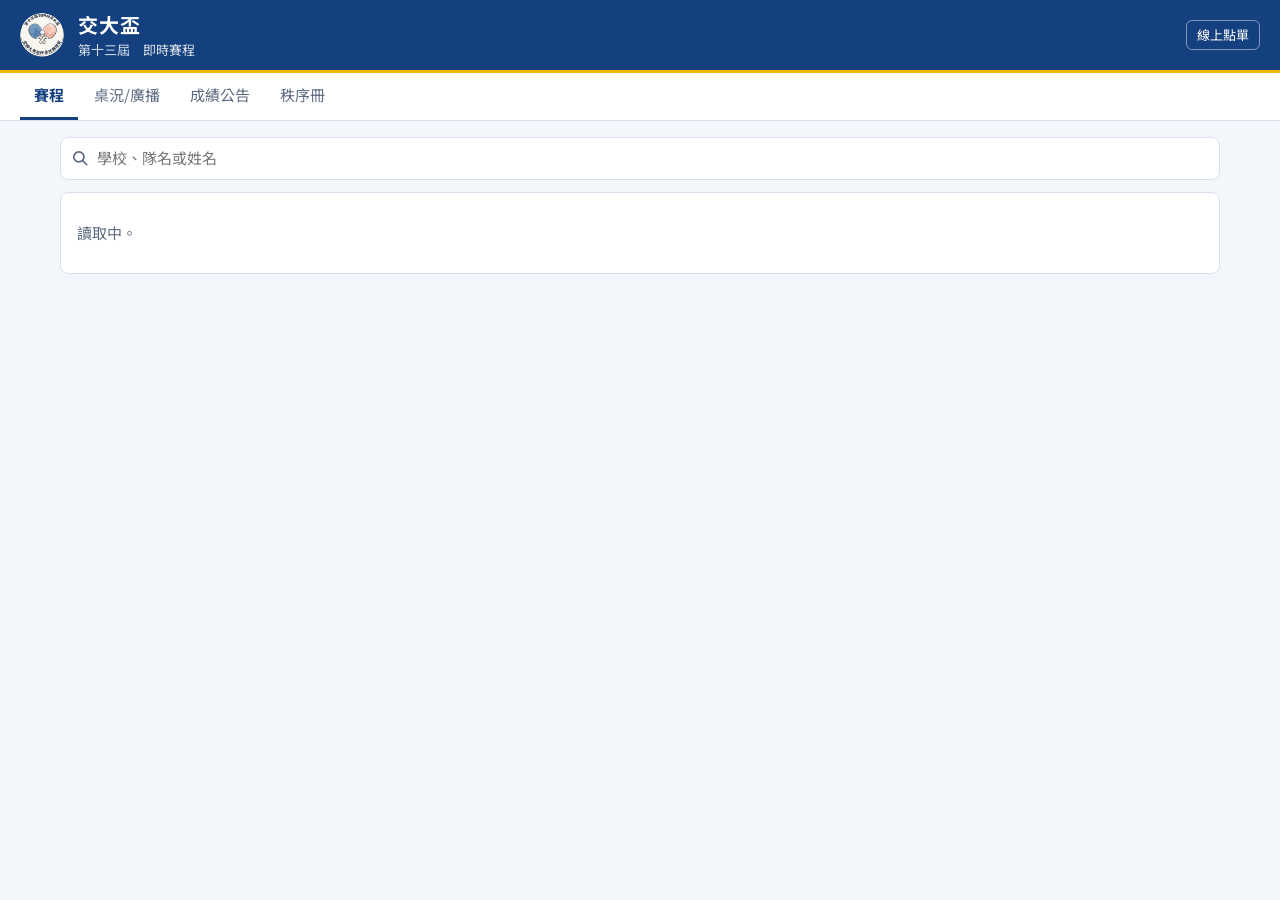
<file: live/index.html>
<!doctype html>
<html lang="zh-Hant" data-role="public">
<head>
<meta charset="utf-8">
<meta name="viewport" content="width=device-width, initial-scale=1, viewport-fit=cover">
<title>即時賽程 | 交大盃</title>
<link rel="icon" type="image/png" href="img/favicon.png">
<link rel="apple-touch-icon" href="img/apple-touch-icon.png">
<link rel="preconnect" href="https://fonts.googleapis.com">
<link href="https://fonts.googleapis.com/css2?family=Noto+Sans+TC:wght@400;500;700&display=swap" rel="stylesheet">
<link rel="stylesheet" href="css/live.css">
</head>
<body>
<header class="top" id="top"></header>
<nav class="tabs ptabs" id="tabs"></nav>
<main id="main" class="wide"></main>
<div id="modal" hidden></div>
<script type="module" src="js/public.js"></script>
<script type="module" src="js/brand.js"></script>
</body>
</html>
</file>
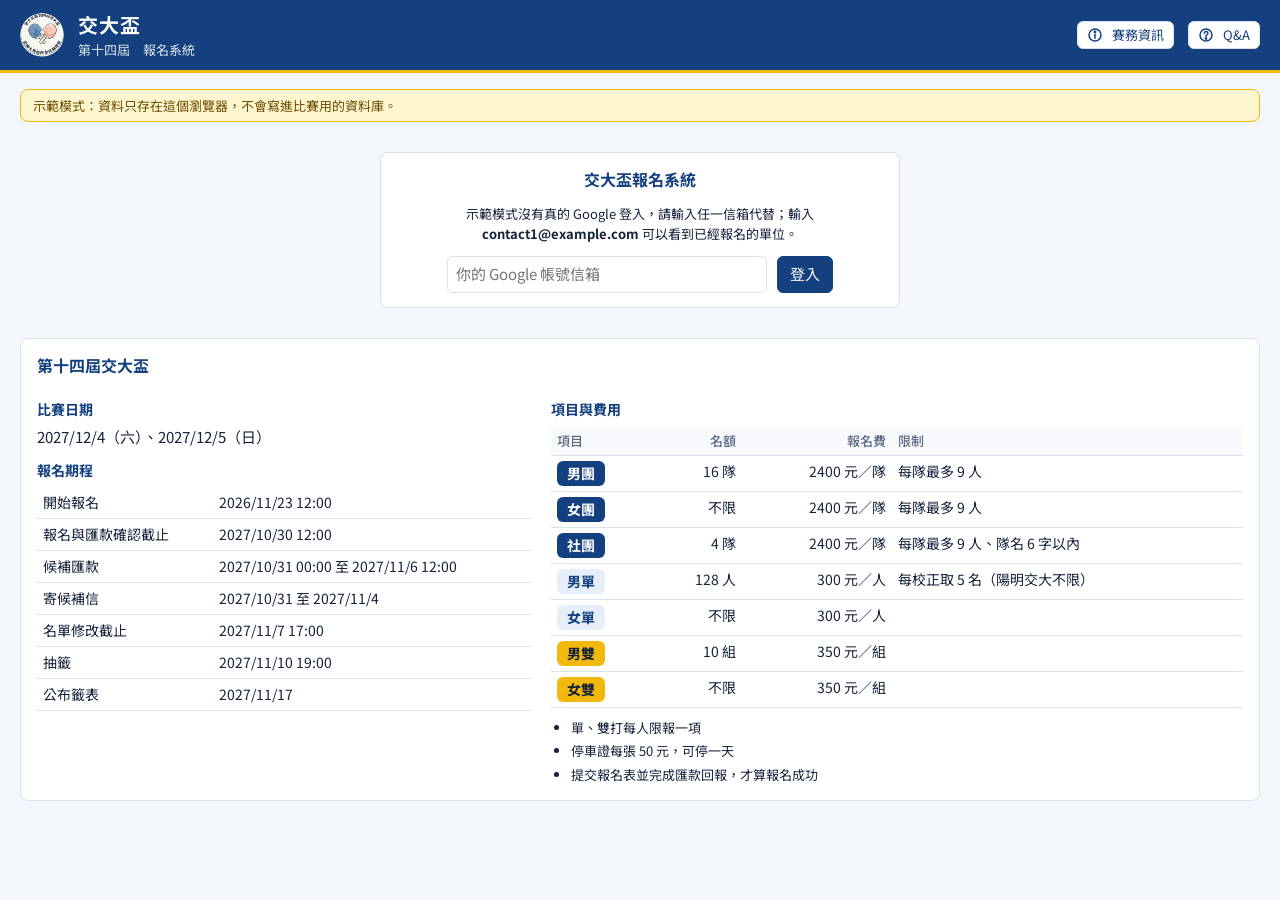
<file: reg14/index.html>
<!doctype html>
<html lang="zh-Hant">
<head>
<meta charset="utf-8">
<meta name="viewport" content="width=device-width, initial-scale=1, viewport-fit=cover">
<meta name="robots" content="noindex, nofollow">
<title>報名系統 | 交大盃</title>
<link rel="icon" type="image/png" href="../live/img/favicon.png">
<link rel="preconnect" href="https://fonts.googleapis.com">
<link href="https://fonts.googleapis.com/css2?family=Noto+Sans+TC:wght@400;500;700&display=swap" rel="stylesheet">
<link rel="stylesheet" href="../live/css/live.css">
<link rel="stylesheet" href="css/reg.css">
</head>
<body>
<header class="top" id="top"></header>

<main id="main"></main>
<div id="modal" hidden></div>

<script type="module" src="js/reg.js"></script>
</body>
</html>
</file>
<file: live/css/live.css>
:root {
  --bg: #f3f6fb;
  --panel: #ffffff;
  --ink: #14233b;
  --muted: #5d6b82;
  --line: #d9e1ee;
  --blue: #14407f;
  --blue-2: #2a62b5;
  --blue-soft: #e6eefa;
  --yellow: #f2b90c;
  --yellow-soft: #fff5cf;
  --yellow-ink: #6b4e00;
  --red: #b3261e;
  --red-soft: #fdecea;
  --green: #1e6b3a;
  --radius: 8px;
}
* { box-sizing: border-box; }
html, body { margin: 0; }
body { background: var(--bg); color: var(--ink); font: 15px/1.5 "Noto Sans TC", "Microsoft JhengHei", system-ui, sans-serif; }
button, input, select, textarea { font: inherit; color: inherit; }
a { color: var(--blue-2); }
.icon { width: 16px; height: 16px; flex: none; vertical-align: -3px; }

.top { background: var(--blue); color: #fff; display: flex; align-items: center; gap: 14px; padding: 10px 20px; flex-wrap: wrap; border-bottom: 3px solid var(--yellow); }
.top img { width: 44px; height: 44px; border-radius: 50%; }
.top h1 { margin: 0; font-size: 20px; font-weight: 700; letter-spacing: 1px; }
.top .sub { font-size: 13px; opacity: .85; }
.top .spacer { flex: 1; }
.top a { color: #fff; font-size: 13px; text-decoration: none; border: 1px solid rgba(255,255,255,.45); padding: 4px 10px; border-radius: 6px; }
.top a:hover { background: rgba(255,255,255,.12); }
/* 標題列：切換系統（文字連結）、本頁連結、帳號，各組以細線分隔 */
.top .top-actions { display: flex; align-items: center; gap: 14px; flex-wrap: wrap; }
.top .top-nav { display: flex; gap: 2px; padding-right: 14px; border-right: 1px solid rgba(255, 255, 255, .3); }
.top .top-nav:last-child { border-right: 0; padding-right: 0; }
.top .top-nav a { border: 0; font-size: 14px; padding: 6px 10px; }
.top .top-nav a.on { font-weight: 700; box-shadow: inset 0 -2px 0 var(--yellow); border-radius: 6px 6px 0 0; }
.top .top-group { display: flex; gap: 6px; align-items: center; padding-right: 14px; border-right: 1px solid rgba(255, 255, 255, .3); }
.top .top-group:last-child { border-right: 0; padding-right: 0; }
.tabs { display: flex; gap: 2px; background: var(--panel); border-bottom: 1px solid var(--line); padding: 0 20px; overflow-x: auto; }
.tabs button { border: 0; background: none; padding: 11px 14px; cursor: pointer; color: var(--muted); border-bottom: 3px solid transparent; white-space: nowrap; }
.tabs button.on { color: var(--blue); border-bottom-color: var(--blue); font-weight: 700; }
main { padding: 16px 20px 40px; max-width: 1500px; margin: 0 auto; }
.foot { text-align: center; color: var(--muted); font-size: 12px; padding: 16px; }

.panel { background: var(--panel); border: 1px solid var(--line); border-radius: var(--radius); padding: 14px 16px; margin-bottom: 14px; }
.panel h2 { margin: 0 0 10px; font-size: 16px; color: var(--blue); }
.panel h3 { margin: 14px 0 6px; font-size: 14px; }
.row { display: flex; gap: 10px; align-items: center; flex-wrap: wrap; }
.spacer { flex: 1; }
.muted { color: var(--muted); }
.small { font-size: 13px; }
.nowrap { white-space: nowrap; }

.btn { border: 1px solid var(--blue); background: var(--blue); color: #fff; border-radius: 6px; padding: 6px 12px; cursor: pointer; display: inline-flex; gap: 6px; align-items: center; text-decoration: none; }
.btn:hover { background: var(--blue-2); }
.btn.ghost { background: #fff; color: var(--blue); border-color: var(--line); }
.btn.ghost:hover { background: var(--blue-soft); }
.btn.yellow { background: var(--yellow); border-color: var(--yellow); color: #2b2000; font-weight: 700; }
.btn.danger { color: var(--red); }
.btn.sm { padding: 3px 8px; font-size: 13px; }
.btn:disabled { opacity: .45; cursor: default; }
input[type=text], input[type=number], select, textarea { border: 1px solid var(--line); border-radius: 6px; padding: 5px 8px; background: #fff; }
input:focus, select:focus { outline: 2px solid var(--blue-2); outline-offset: -1px; }

.pills { display: flex; gap: 6px; flex-wrap: wrap; }
.pills button { border: 1px solid var(--line); background: #fff; border-radius: 999px; padding: 4px 14px; cursor: pointer; }
.pills button.on { background: var(--blue); border-color: var(--blue); color: #fff; }
.pills button .n { font-size: 12px; margin-left: 4px; background: var(--yellow); color: #2b2000; border-radius: 999px; padding: 0 6px; }

.chip { display: inline-block; font-size: 12px; border-radius: 999px; padding: 0 8px; border: 1px solid var(--line); color: var(--muted); background: #fff; white-space: nowrap; }
.chip.ready { background: var(--yellow); border-color: var(--yellow); color: #2b2000; font-weight: 700; }
.chip.playing { background: var(--blue); border-color: var(--blue); color: #fff; }
.chip.reported { background: var(--yellow-soft); border-color: var(--yellow); color: var(--yellow-ink); }
.chip.done { background: #eef1f6; }
.chip.bad { background: var(--red-soft); border-color: var(--red); color: var(--red); }

/* 大會台版面 */
.desk { display: grid; grid-template-columns: minmax(0, 1fr) 400px; gap: 14px; align-items: start; }
@media (max-width: 1100px) { .desk { grid-template-columns: 1fr; } }
.side { position: sticky; top: 8px; }

/* 輪次表 */
.rounds { display: flex; gap: 12px; overflow-x: auto; padding-bottom: 8px; align-items: flex-start; }
.round { flex: 0 0 300px; }
.round > h3 { margin: 0 0 8px; font-size: 14px; color: var(--blue); border-bottom: 2px solid var(--blue); padding-bottom: 4px; display: flex; justify-content: space-between; }
.mc { border: 1px solid var(--line); border-left: 4px solid var(--line); border-radius: 6px; padding: 6px 8px; margin-bottom: 6px; background: #fff; }
.mc.ready { border-left-color: var(--yellow); background: var(--yellow-soft); }
.mc.playing { border-left-color: var(--blue); background: var(--blue-soft); }
.mc.reported { border-left-color: var(--yellow); }
.mc.done { background: #f4f6fa; color: var(--muted); }
.mc .hd { display: flex; gap: 6px; align-items: center; font-size: 13px; }
.mc .no { font-weight: 700; color: var(--blue); }
.mc .sd { display: flex; gap: 6px; align-items: center; padding: 1px 0; }
.mc .sd .nm { flex: 1; min-width: 0; overflow: hidden; text-overflow: ellipsis; white-space: nowrap; }
.mc .sd.win .nm { font-weight: 700; color: var(--ink); }
.mc .sd .sc { font-weight: 700; width: 16px; text-align: right; }
.mc .ft { display: flex; gap: 6px; align-items: center; margin-top: 4px; font-size: 13px; flex-wrap: wrap; }
.mc .ft input.tb { width: 74px; padding: 2px 6px; }
.dot { width: 10px; height: 10px; border-radius: 50%; border: 1.5px solid var(--muted); flex: none; }
.dot.on { background: var(--blue); border-color: var(--blue); }
.slip { display: inline-flex; align-items: center; gap: 2px; font-size: 12px; color: var(--muted); }
.slip input { margin: 0; }
.legend { display: flex; gap: 12px; flex-wrap: wrap; font-size: 12px; color: var(--muted); margin: 6px 0 10px; align-items: center; }
.legend span { display: inline-flex; gap: 4px; align-items: center; }

/* 球桌地圖 */
.map { display: grid; grid-template-columns: repeat(3, minmax(0, 1fr)); gap: 6px 10px; align-items: end; }
.map .col { display: flex; flex-direction: column-reverse; gap: 4px; }
.tcell { display: grid; grid-template-columns: 30px 1fr auto; gap: 6px; align-items: center; border: 1px solid var(--line); border-radius: 6px; padding: 3px 6px; height: 42px; overflow: hidden; background: #fff; font-size: 12px; line-height: 1.3; text-align: left; width: 100%; }
button.tcell { cursor: pointer; }
.tcell .t { font-size: 16px; font-weight: 700; color: var(--muted); text-align: center; }
.tcell.busy { background: var(--blue-soft); border-color: var(--blue-2); }
.tcell.busy .t { color: var(--blue); }
.tcell.alert { background: var(--red-soft); border-color: var(--red); }
.tcell .who { min-width: 0; overflow: hidden; text-overflow: ellipsis; white-space: nowrap; }
.tcell .ev { color: var(--blue); font-weight: 700; }
.tcell .mins { color: var(--muted); white-space: nowrap; }
.tcell .big { font-weight: 700; font-size: 14px; }
.deskbar { grid-column: 1 / -1; text-align: center; background: var(--blue); color: #fff; border-radius: 6px; padding: 3px; font-size: 13px; letter-spacing: 4px; }

/* 廣播稿、提醒 */
.call { border: 1px solid var(--yellow); background: var(--yellow-soft); border-radius: 6px; padding: 6px 8px; margin-bottom: 6px; font-size: 14px; }
.call .tm { font-size: 12px; color: var(--yellow-ink); }
.call.old { background: #fff; border-color: var(--line); color: var(--muted); }
.alertbox { border: 1px solid var(--red); background: var(--red-soft); border-radius: 6px; padding: 6px 8px; margin-bottom: 6px; font-size: 14px; }

/* 彈出視窗 */
.modal-bg { position: fixed; inset: 0; background: rgba(15, 30, 60, .45); display: grid; place-items: start center; padding: 30px 12px; overflow: auto; z-index: 20; }
.modal { background: #fff; border-radius: 10px; width: min(880px, 100%); padding: 16px 18px; border-top: 4px solid var(--yellow); }
.modal h2 { margin: 0 0 4px; font-size: 17px; color: var(--blue); }
table.sc { border-collapse: collapse; width: 100%; margin-top: 8px; }
table.sc th, table.sc td { border: 1px solid var(--line); padding: 4px 6px; text-align: center; font-size: 14px; }
table.sc th { background: var(--blue-soft); font-weight: 500; font-size: 13px; }
table.sc td.nm { text-align: left; }
table.sc td { white-space: nowrap; }
table.sc td.nm, table.sc th { white-space: normal; }
table.sc input.g { width: 40px; text-align: center; padding: 3px 2px; }
table.sc input.g.bad { border-color: var(--red); background: var(--red-soft); }
table.sc .res { font-weight: 700; }
.vs { color: var(--muted); font-size: 12px; }
.total { font-size: 28px; font-weight: 700; color: var(--blue); }

table.list { border-collapse: collapse; width: 100%; }
table.list th, table.list td { border-bottom: 1px solid var(--line); padding: 5px 8px; text-align: left; font-size: 14px; }
table.list th { color: var(--muted); font-weight: 500; font-size: 13px; background: #f7f9fc; }
.toast { position: fixed; left: 50%; bottom: 24px; transform: translateX(-50%); background: var(--ink); color: #fff; padding: 8px 16px; border-radius: 8px; z-index: 40; max-width: 90vw; }

/* 公開頁、裁判頁 */
.narrow { max-width: 760px; }
.card { border: 1px solid var(--line); border-radius: 8px; background: #fff; padding: 10px 12px; margin-bottom: 8px; }
.card .hd { display: flex; gap: 8px; align-items: center; font-size: 13px; color: var(--muted); }
.card .tno { background: var(--blue); color: #fff; border-radius: 6px; padding: 0 8px; font-weight: 700; }
.duel { display: grid; grid-template-columns: 1fr auto 1fr; gap: 8px; align-items: center; margin-top: 6px; }
.duel .n { font-weight: 700; }
.duel .n.r { text-align: right; }
.duel .s { font-size: 24px; font-weight: 700; color: var(--blue); white-space: nowrap; }
.ptline { font-size: 13px; color: var(--muted); border-top: 1px dashed var(--line); margin-top: 6px; padding-top: 4px; }
.bigin { display: grid; grid-template-columns: 1fr 1fr; gap: 10px; }
.bigin input { width: 100%; font-size: 26px; text-align: center; padding: 10px 4px; }
.gamerow { display: grid; grid-template-columns: 44px 1fr 1fr 40px; gap: 8px; align-items: center; margin-bottom: 6px; }
.gamerow input { font-size: 22px; text-align: center; padding: 8px 2px; width: 100%; }
.gamerow input.bad { border-color: var(--red); background: var(--red-soft); }
.search { width: 100%; padding: 8px 10px !important; }
table.grp { border-collapse: collapse; width: 100%; margin-bottom: 10px; }
table.grp th, table.grp td { border: 1px solid var(--line); padding: 4px 6px; font-size: 13px; text-align: center; }
table.grp th { background: var(--blue-soft); font-weight: 500; }
table.grp td.nm { text-align: left; font-weight: 500; }

.map.tall .tcell { height: 58px; }

/* 球桌看板 */
.board { display: grid; grid-template-columns: repeat(3, minmax(0, 1fr)); gap: 8px 12px; align-items: end; }
.board .col { min-width: 0; display: flex; flex-direction: column-reverse; gap: 8px; }
.bcell { display: block; width: 100%; text-align: left; border: 1px solid var(--line); border-radius: 8px; background: #fff; padding: 8px 12px; height: 132px; overflow: hidden; }
button.bcell { cursor: pointer; }
.bcell.busy { background: var(--blue-soft); border-color: var(--blue-2); }
.bcell.alert { background: var(--red-soft); border-color: var(--red); }
.bcell .bt { display: flex; align-items: baseline; gap: 8px; }
.bcell .bn { font-size: 24px; font-weight: 700; color: var(--muted); line-height: 1; }
.bcell.busy .bn { color: var(--blue); }
.bcell .be { color: var(--blue); font-weight: 700; }
.bcell .bx { margin-left: auto; font-size: 12px; color: var(--muted); white-space: nowrap; }
.bcell .bs { display: flex; align-items: center; gap: 8px; font-size: 16px; line-height: 1.45; }
.bcell .bs .nm { flex: 1; min-width: 0; overflow: hidden; text-overflow: ellipsis; white-space: nowrap; font-weight: 500; }
.bcell .bs b { font-size: 22px; color: var(--blue); }
.bcell .bp { font-size: 13px; color: var(--muted); border-top: 1px dashed var(--line); margin-top: 4px; padding-top: 3px; min-height: 22px; overflow: hidden; text-overflow: ellipsis; white-space: nowrap; }
.bcell .bempty { color: var(--muted); display: grid; place-items: center; height: 80px; }
@media (max-width: 640px) {
  .bcell { padding: 6px 8px; height: 124px; }
  .bcell .bs { font-size: 14px; } .bcell .bs b { font-size: 19px; } .bcell .bn { font-size: 20px; } .bcell .bp { font-size: 12px; }
}
.wide { max-width: 1200px; }

/* 樹狀圖 */
.treebox { overflow: auto; border: 1px solid var(--line); border-radius: 8px; background: #fff; padding: 8px; max-height: 78vh; }
svg.tree { display: block; font-family: inherit; }
svg.tree path { fill: none; }
svg.tree .l { stroke: #9aa7bd; stroke-width: 1.3; }
svg.tree .w { stroke: var(--blue); stroke-width: 3.2; }
svg.tree text { font-size: 13px; fill: var(--ink); }
svg.tree .nm.mu { fill: var(--muted); }
svg.tree .b { font-weight: 700; }
svg.tree .sc { fill: var(--muted); }
svg.tree .sc.b { fill: var(--ink); }
svg.tree .no { font-size: 12px; fill: var(--blue-2); }
svg.tree .no.live { font-weight: 700; fill: var(--yellow-ink); }
svg.tree .tb { font-size: 11px; fill: var(--yellow-ink); font-weight: 700; }

/* 成績：每點一欄，各局直排（同點單） */
.pts { display: flex; gap: 8px; margin-top: 10px; overflow-x: auto; }
.pt { flex: 1 0 150px; border: 1px solid var(--line); border-radius: 8px; padding: 6px 8px; text-align: center; }
.pt h4 { margin: 0 0 4px; font-size: 13px; color: var(--blue); }
.pt .pn { display: grid; grid-template-columns: 1fr 1fr; gap: 6px; font-size: 13px; min-height: 38px; align-items: center; border-bottom: 1px solid var(--line); margin-bottom: 6px; padding-bottom: 4px; }
.pt .gr { display: grid; grid-template-columns: 1fr 10px 1fr; gap: 2px; align-items: center; margin-bottom: 4px; }
.pt .gr input { width: 100%; text-align: center; padding: 4px 2px; }
.pt .gr input.bad { border-color: var(--red); background: var(--red-soft); }
.pt .res { font-weight: 700; font-size: 18px; color: var(--blue); min-height: 28px; }
.pt .meta { font-size: 12px; color: var(--muted); margin-top: 4px; display: flex; gap: 4px; align-items: center; justify-content: center; flex-wrap: wrap; }
.pt.solo { flex: 0 0 280px; margin: 0 auto; }

svg.tree .no { cursor: pointer; text-decoration: underline; }
[data-mid].click { cursor: pointer; }
select.bad, input.bad { border-color: var(--red) !important; background: var(--red-soft) !important; }
.tchip { background: var(--blue); color: #fff; border-radius: 999px; padding: 0 8px; font-size: 12px; }
.tcell.ptsel { height: auto; min-height: 48px; font-size: 14px; }
.tcell.ptsel.fin { background: var(--yellow-soft); border-color: var(--yellow); }
table.grp { table-layout: fixed; }
table.grp th.hd { width: 24%; }
table.grp th.wl { width: 44px; }
table.grp td.lk { cursor: pointer; color: var(--blue-2); }
table.dt { border-collapse: collapse; width: 100%; margin-top: 10px; }
table.dt th, table.dt td { border-bottom: 1px solid var(--line); padding: 6px; font-size: 14px; text-align: center; }
table.dt th { color: var(--muted); font-weight: 500; font-size: 13px; }
table.dt td.w { font-weight: 700; }
@media (max-width: 640px) { table.grp th, table.grp td { font-size: 12px; padding: 3px 2px; } table.grp th.wl { width: 26px; } }
.bcell[data-mid] { cursor: pointer; }

/* 單場明細：點單與對局紀錄 */
.dlist { border: 1px solid var(--line); border-radius: 8px; margin-top: 10px; }
.drow { display: grid; grid-template-columns: 1fr auto 1fr; gap: 4px 12px; align-items: center; padding: 10px 12px; border-bottom: 1px solid var(--line); }
.drow:last-child { border-bottom: 0; }
.drow.idle { color: var(--muted); background: #f1f3f7; }
.drow .dn { font-size: 16px; line-height: 1.35; }
.drow .dn.r { text-align: right; }
.drow .dn.w { font-weight: 700; }
.drow .dc { text-align: center; min-width: 76px; }
.drow .ds { font-size: 20px; font-weight: 700; }
.dg { grid-column: 1 / -1; text-align: center; color: var(--muted); font-size: 14px; }

table.grp td.diag { background: linear-gradient(to top right, transparent calc(50% - 0.7px), #9aa7bd calc(50% - 0.7px), #9aa7bd calc(50% + 0.7px), transparent calc(50% + 0.7px)); }
table.grp td.no { color: var(--blue-2); }
table.grp td.sc { font-weight: 700; color: var(--ink); }
.round h3 .rt { font-weight: 400; font-size: 12px; color: var(--muted); margin-left: 4px; }
.lu-free { display: inline-flex; gap: 4px; }
.lu-free input { flex: 1; min-width: 0; }

/* 大會台球桌看板 */
.wboard { display: grid; grid-template-columns: repeat(3, minmax(0, 1fr)); gap: 6px 10px; }
.wboard .wcell { grid-column: var(--r); grid-row: calc(var(--half) + 1 - var(--c)); }
.wboard .wdesk { grid-column: 1 / -1; grid-row: calc(var(--half) + 1); background: var(--blue); color: #fff; border-radius: 6px; text-align: center; padding: 3px; letter-spacing: 4px; font-size: 13px; }
.wcell { display: flex; flex-direction: column; gap: 2px; text-align: left; border: 1px solid var(--line); border-radius: 8px; background: #fff; padding: 6px 8px; cursor: pointer; min-height: 70px; min-width: 0; font-size: 13px; line-height: 1.35; }
.wcell.busy { background: var(--blue-soft); border-color: var(--blue-2); }
.wcell.rep { background: var(--yellow-soft); border-color: var(--yellow); }
.wcell.alert { background: var(--red-soft); border-color: var(--red); }
.wcell .bn { font-size: 20px; font-weight: 700; color: var(--muted); line-height: 1; }
.wcell.busy .bn { color: var(--blue); }
.wcell .be { color: var(--blue); font-weight: 700; }
.wcell .bempty { color: var(--muted); }
.wcell .ws { display: flex; gap: 4px; align-items: flex-start; }
.wcell .ws .nm { flex: 1; min-width: 0; word-break: break-all; font-weight: 500; }
.wcell .ws b { color: var(--blue); font-size: 15px; }
.wcell .wx { color: var(--muted); font-size: 12px; margin-top: auto; }
@media (min-width: 1000px) {
  .wboard { grid-template-columns: 34px repeat(var(--half), minmax(0, 1fr)); gap: 10px 6px; }
  .wboard .wcell { grid-column: calc(var(--c) + 1); grid-row: var(--r); min-height: 200px; }
  .wboard .wdesk { grid-column: 1; grid-row: 1 / 4; writing-mode: vertical-rl; display: grid; place-items: center; padding: 0; }
}

/* 大會台球桌卡片：校名、姓名、比數各一行 */
.wcell .wn { display: block; margin-top: 3px; }
.wcell .wn .sch { display: block; color: var(--muted); font-size: 12px; }
.wcell .wn .nm { display: block; font-weight: 700; font-size: 14px; word-break: break-all; }
.wcell .wsc { display: block; text-align: center; font-size: 20px; font-weight: 700; color: var(--blue); margin-top: 4px; letter-spacing: 1px; }

/* 決賽抽籤表格：冠軍、亞軍各一塊底色 */
table.drawt { border-collapse: separate; border-spacing: 0; }
table.drawt th.gtop { text-align: center; font-weight: 700; color: var(--ink); font-size: 14px; }
table.drawt .gc { background: #f1f6fd; }
table.drawt .gr { background: #fff9e6; }
table.drawt th.gc { background: #e3edfa; }
table.drawt th.gr { background: #fdf0c4; }
table.drawt .first { border-left: 12px solid #fff; }
table.drawt th.gtop.gc { border-radius: 8px 8px 0 0; }
table.drawt th.gtop.gr { border-radius: 8px 8px 0 0; }

/* 賽程時間表 */
table.tt { border-collapse: collapse; width: 100%; }
table.tt th, table.tt td { border: 1px solid var(--line); padding: 6px 8px; text-align: center; font-size: 14px; }
table.tt th { background: var(--blue-soft); font-weight: 700; }
table.tt td.tm { color: var(--muted); font-variant-numeric: tabular-nums; }
table.tt td.dr { background: var(--yellow-soft); }
svg.tree .nm.mu { fill: #c5cbd6; }

/* 預賽表格：每列同高，斜線角度一致；手機上欄位只寫編號、隊名不換行 */
table.grp td { height: 34px; }
table.grp td.nm { white-space: nowrap; overflow: hidden; text-overflow: ellipsis; }
table.grp td.nm .ix { display: inline-block; width: 1.6em; color: var(--muted); }
@media (max-width: 640px) {
  table.grp .tn { display: none; }
  table.grp th.hd { width: 30%; }
  table.grp td { height: 32px; white-space: nowrap; }
  table.grp td.no, table.grp td.sc { font-size: 11px; padding: 0; letter-spacing: -0.5px; }
  table.grp td.nm .rk { font-size: 10px; padding: 0 3px; margin-right: 2px; }
}
.btn[data-close] { padding: 5px 7px; }
.btn[data-close] .icon { width: 18px; height: 18px; }

/* 成績公告 */
.ann h2 { text-align: center; font-size: 19px; margin-bottom: 14px; }
.ann .ab { margin: 0 auto 16px; max-width: 420px; }
.ann .ab h3 { font-size: 15px; color: var(--blue); border-bottom: 2px solid var(--yellow); padding-bottom: 3px; margin: 0 0 6px; }
.ann .al { display: flex; font-size: 15px; line-height: 1.9; border-bottom: 1px dashed var(--line); }
.ann .ak { color: var(--muted); width: 4em; flex: none; }

/* 搜尋框 */
.sbox { display: flex; align-items: center; gap: 8px; background: #fff; border: 1px solid var(--line); border-radius: 8px; padding: 0 10px; }
.sbox .icon { width: 18px; height: 18px; color: var(--muted); }
.sbox .search { border: 0 !important; outline: none; padding: 9px 0 !important; flex: 1; min-width: 0; background: transparent; }
.btn[data-zoom] { padding: 5px 7px; }
.btn[data-zoom] .icon { width: 18px; height: 18px; }

/* 時間表：開始、直線、結束三行同樣大小；手機可左右滑動，時間欄固定 */
.nw { white-space: nowrap; }
.ttw { overflow-x: auto; -webkit-overflow-scrolling: touch; }
table.tt { border-collapse: separate; border-spacing: 0; }
table.tt th, table.tt td { border: 0; border-right: 1px solid var(--line); border-bottom: 1px solid var(--line); line-height: 1.45; }
table.tt tr > :first-child { border-left: 1px solid var(--line); }
table.tt thead th { border-top: 1px solid var(--line); }
table.tt td.tm, table.tt th:first-child { position: sticky; left: 0; z-index: 1; background: #fff; width: 1%; white-space: nowrap; color: var(--ink); }
table.tt th:first-child { background: var(--blue-soft); }
.tt3 { display: flex; flex-direction: column; align-items: center; font-variant-numeric: tabular-nums; }
.tt3 .bar { width: 1px; height: 10px; background: #9aa7bd; margin: 2px 0; }
@media (max-width: 640px) {
  table.tt th, table.tt td { min-width: 84px; padding: 6px 4px; font-size: 13px; }
  table.tt td.tm, table.tt th:first-child { min-width: 0; padding: 6px 8px; box-shadow: 2px 0 3px rgba(20, 35, 59, .08); }
}

/* 公開頁分頁：電腦在上方；手機改為下方四格 */
.tabs button .icon { display: none; }
@media (max-width: 640px) {
  body:has(#tabs.ptabs) { padding-bottom: calc(64px + env(safe-area-inset-bottom)); }
  .tabs.ptabs { position: fixed; left: 0; right: 0; bottom: 0; z-index: 30; display: grid; grid-template-columns: repeat(auto-fit, minmax(0, 1fr)); padding: 0 0 env(safe-area-inset-bottom); border-top: 1px solid var(--line); border-bottom: 0; box-shadow: 0 -2px 8px rgba(20, 35, 59, .06); }
  .tabs.ptabs button { display: flex; flex-direction: column; align-items: center; gap: 2px; padding: 8px 0 6px; font-size: 12px; border-bottom: 0; border-top: 3px solid transparent; }
  .tabs.ptabs button.on { border-top-color: var(--blue); }
  .tabs.ptabs button .icon { display: block; width: 22px; height: 22px; }
}

.ftag { display: inline-block; min-width: 22px; text-align: center; font-size: 12px; color: var(--muted); background: #eef1f6; border-radius: 4px; padding: 0 5px; margin-right: 4px; font-variant-numeric: tabular-nums; }
.ftag.soft { background: transparent; border: 1px solid var(--line); }
.fside { display: inline-flex; align-items: center; margin: 0 6px; }
.fside:first-child { margin-left: 0; }
.dwo { text-align: center; font-size: 17px; font-weight: 700; color: var(--red); padding: 14px 0 6px; }

table.frt { width: auto; }
table.frt td.fs { white-space: nowrap; padding-right: 24px; }
table.frt td.fvs { color: var(--muted); font-size: 12px; text-align: center; padding: 0 10px; }
.ftag { min-width: 26px; }
.ftag.soft { min-width: 34px; }
table.dgv { margin: 12px auto 0; border-collapse: collapse; }
table.dgv td { padding: 6px 14px; text-align: center; font-size: 18px; border-bottom: 1px solid var(--line); font-variant-numeric: tabular-nums; }
table.dgv tr:last-child td { border-bottom: 0; }
table.dgv td.gl { font-size: 16px; color: var(--muted); padding: 6px 2px; }
table.dgv td.w { font-weight: 700; color: var(--blue); }
.duel .lost { color: #9aa3b2; }
.wo-tag { color: var(--red); font-size: 12px; font-weight: 700; margin-left: 6px; border: 1px solid var(--red); border-radius: 4px; padding: 0 4px; white-space: nowrap; }

.btn.danger-solid { background: var(--red); border-color: var(--red); color: #fff; }
.btn.danger-solid:hover { background: #8f1d17; }

.wcell .bpt { display: block; color: var(--muted); font-size: 12px; font-weight: 400; }
.lg { display: inline-block; width: 14px; height: 14px; border-radius: 3px; border: 1px solid var(--line); background: #fff; }
.lg.busy { background: var(--blue-soft); border-color: var(--blue-2); }
.lg.rep { background: var(--yellow-soft); border-color: var(--yellow); }
.lg.alert { background: var(--red-soft); border-color: var(--red); }

.bcell.dim { opacity: .28; }
.ann mark { background: var(--yellow-soft); color: inherit; padding: 0 2px; border-radius: 3px; }
.ann .agrid { display: grid; grid-template-columns: repeat(auto-fill, minmax(240px, 1fr)); gap: 6px 28px; }
.ann .agrid .ab { max-width: none; margin: 0 0 14px; }
.alertbox .ameta { color: #8a6a66; }

/* 公開頁球桌：寬螢幕時雙方同一列、比數置中 */
.bcell .bduel { display: none; }
@media (min-width: 900px) {
  .bcell .bs { display: none; }
  .bcell .bduel { display: grid; grid-template-columns: minmax(0, 1fr) auto minmax(0, 1fr); gap: 14px; align-items: center; margin: 12px 0 6px; }
  .bcell .bduel .nm { font-size: 17px; font-weight: 700; overflow: hidden; text-overflow: ellipsis; white-space: nowrap; }
  .bcell .bduel .nm.r { text-align: right; }
  .bcell .bduel b { font-size: 26px; color: var(--blue); white-space: nowrap; }
  .bcell { height: 116px; }
}
.seg { display: inline-flex; border: 1px solid var(--line); border-radius: 6px; overflow: hidden; background: #fff; }
.seg button { border: 0; border-left: 1px solid var(--line); background: none; padding: 4px 10px; cursor: pointer; font: inherit; font-size: 14px; color: var(--ink); white-space: nowrap; }
.seg button:first-child { border-left: 0; }
.seg button.on { background: var(--blue); color: #fff; }
.seg button.no.on { background: var(--red); }
.alertbox.remind { display: flex; flex-wrap: wrap; align-items: center; gap: 8px; padding: 10px 12px; margin: 0 0 12px; }
.hedit .hrow { gap: 6px; margin-bottom: 6px; flex-wrap: nowrap; }
.hedit .hrow select { width: 76px; flex: none; }
.hedit .hrow input { flex: 1; min-width: 0; }
.hedit .hrow .btn { flex: none; padding: 4px 6px; }
.hedit { display: grid; grid-template-columns: repeat(auto-fill, minmax(300px, 1fr)); gap: 6px 24px; }
.hedit .ab { margin-bottom: 12px; }
.hedit h3 { font-size: 15px; margin: 0 0 8px; color: var(--blue); }

/* 簽到處 */
.ckl { display: flex; flex-direction: column; }
.ckr { display: grid; grid-template-columns: minmax(120px, 1.2fr) auto minmax(140px, 1fr); gap: 8px 12px; align-items: center; padding: 8px 0; border-bottom: 1px solid var(--line); }
.ckr:last-child { border-bottom: 0; }
.ckn { font-weight: 600; }
.ckb { display: inline-flex; align-items: center; gap: 8px; border: 1px solid var(--line); background: #fff; border-radius: 8px; padding: 7px 12px; font: inherit; cursor: pointer; color: var(--muted); white-space: nowrap; }
.ckb .box { width: 20px; height: 20px; border: 1.5px solid #9aa7ba; border-radius: 4px; display: inline-flex; align-items: center; justify-content: center; background: #fff; }
.ckb .box svg { width: 15px; height: 15px; stroke: #fff; stroke-width: 2.4; }
.ckr.ok .ckb { color: var(--blue); border-color: var(--blue-2); background: var(--blue-soft); font-weight: 600; }
.ckr.ok .ckb .box { background: var(--blue); border-color: var(--blue); }
.ckt { font-size: 12px; font-weight: 400; color: var(--muted); }
.ckm { width: 100%; min-width: 0; }
@media (max-width: 640px) {
  .ckr { grid-template-columns: 1fr auto; }
  .ckm { grid-column: 1 / -1; }
}

/* 場控提醒 */
.alertbox.notice-due { background: var(--yellow-soft); border-color: var(--yellow); margin: 0 0 10px; padding: 10px 12px; }
.alertbox.notice-due .row { gap: 10px; }
.tag-k { display: inline-block; font-size: 12px; padding: 1px 7px; border-radius: 4px; border: 1px solid var(--line); color: var(--muted); white-space: nowrap; background: #fff; }
.tag-k.prep { color: var(--blue); border-color: var(--blue-2); background: var(--blue-soft); }
.tag-k.lineup { color: #7a5600; border-color: var(--yellow); background: var(--yellow-soft); font-weight: 600; }
.tag-k.draw { color: #fff; border-color: var(--blue); background: var(--blue); }
.tag-k.award { color: #7a5600; border-color: #e0b100; background: #ffe58a; }
.ntab td:first-child input { width: 64px; font-variant-numeric: tabular-nums; }
.ntab tr.past td, .ntab tr.done td { opacity: .55; }
.ntab tr.due td { background: var(--yellow-soft); }
.tabs button .badge { display: inline-flex; align-items: center; justify-content: center; min-width: 18px; height: 18px; padding: 0 5px; margin-left: 6px; border-radius: 9px; background: var(--red); color: #fff; font-size: 11px; font-weight: 700; line-height: 1; vertical-align: 2px; }

/* 紀錄組 */
table.grp td.rep { background: var(--yellow-soft); font-weight: 700; }
table.grp td.live { background: #e3f3e7; color: #1f6b3a; box-shadow: inset 0 0 0 1px #9fd3ad; }
.legend .lg.live { background: #e3f3e7; border-color: #9fd3ad; }
.rech { font-size: 15px; color: var(--blue); margin: 12px 0 6px; }
.pills button .badge { display: inline-flex; align-items: center; justify-content: center; min-width: 16px; height: 16px; padding: 0 4px; margin-left: 4px; border-radius: 8px; background: var(--red); color: #fff; font-size: 10px; font-weight: 700; }
.wcell.idle { opacity: .6; border-style: dashed; }
.ckp { display: inline-block; margin-left: 8px; font-size: 12px; font-weight: 600; color: #7a5600; background: var(--yellow-soft); border: 1px solid var(--yellow); border-radius: 4px; padding: 0 6px; vertical-align: 1px; }

/* 即時賽程：廣播 */
.bc h2 { margin-bottom: 8px; }
.bci { padding: 10px 0; border-bottom: 1px solid var(--line); }
.bci:last-child { border-bottom: 0; }
.bci:not(.new) { opacity: .75; }
.bci.new { background: var(--yellow-soft); margin: 0 -12px; padding: 10px 12px; border-radius: 8px; border-bottom: 0; }
.bch { display: flex; align-items: center; gap: 8px; }
.bct { font-variant-numeric: tabular-nums; font-size: 12px; color: var(--muted); border: 1px solid var(--line); border-radius: 999px; padding: 0 6px; line-height: 1.5; }
.bci.todo { background: var(--yellow-soft); margin: 0 -12px 6px; padding: 10px 12px; border-radius: 8px; border-bottom: 0; opacity: 1; }
.bci.done { opacity: 1; }
.bcok { color: var(--green); margin-left: auto; white-space: nowrap; }
.bcv.bcact { display: flex; align-items: center; gap: 8px; flex-wrap: wrap; }
.bcv.bcact > .btn { margin-left: auto; }
.bch .btn { white-space: nowrap; }
.bcm { font-weight: 700; }
.bctb { margin-left: auto; white-space: nowrap; color: var(--blue); line-height: 1; }
.bctb b { font-size: 22px; }
.bcv { margin-top: 4px; line-height: 1.5; }
.bcv .vs { color: var(--muted); font-size: 12px; margin: 0 8px; }
.bcs { display: inline-block; }
.bcmore { display: block; width: 100%; margin-top: 6px; border: 0; background: none; color: var(--blue); font: inherit; font-size: 14px; cursor: pointer; padding: 6px; }

.evtag { display: inline-block; font-size: 12px; font-weight: 700; color: #fff; border-radius: 4px; padding: 1px 7px; white-space: nowrap; }
/* 個人賽用冷色、團體賽用暖色，男單（深藍）和男團（橘）一眼分得開 */
.ev-男單 { background: #143d7a; } .ev-女單 { background: #be185d; } .ev-男雙 { background: #0e7490; } .ev-女雙 { background: #7c3aed; }
.ev-男團 { background: #d97706; } .ev-女團 { background: #dc2626; } .ev-社團 { background: #15803d; }
.tiebox { margin-top: 6px; padding: 6px 8px; border-left: 3px solid var(--yellow); background: var(--yellow-soft); color: #5b4a10; line-height: 1.5; }
/* 成績公告的年份：手機上排成一列，左右滑動 */
@media (max-width: 640px) { .pills.annyears { flex-wrap: nowrap; overflow-x: auto; padding-bottom: 4px; -webkit-overflow-scrolling: touch; } .pills.annyears button { flex: none; } }

/* 裁判：校區標籤、各桌裁判 */
.otag { display: inline-block; font-size: 11px; font-weight: 700; border-radius: 4px; padding: 0 6px; margin-right: 6px; vertical-align: 1px; color: #fff; background: #5b6b82; }
.otag.o-交大 { background: #143d7a; } .otag.o-陽明 { background: #b45309; } .otag.o-香山 { background: #15803d; } .otag.o-大會 { background: #475569; } .otag.o-體資 { background: #7c3aed; }
.orgcols { display: grid; grid-template-columns: repeat(auto-fit, minmax(200px, 1fr)); gap: 12px 20px; }
.orgcols h3 { font-size: 15px; margin: 4px 0 6px; display: flex; align-items: center; gap: 4px; }
.dutyg { display: grid; grid-template-columns: repeat(auto-fill, minmax(150px, 1fr)); gap: 8px; }
.duty { border: 1px solid var(--line); border-radius: 8px; padding: 6px 10px; display: grid; grid-template-columns: auto 1fr; gap: 0 10px; align-items: center; }
.duty b { grid-row: span 2; font-size: 22px; color: var(--blue); }
.duty small { color: var(--muted); font-size: 12px; }
.duty.none span { color: var(--red); font-size: 13px; }
.refstrip { display: flex; gap: 8px; overflow-x: auto; padding-bottom: 6px; scroll-snap-type: x proximity; -webkit-overflow-scrolling: touch; }
.rcell { flex: 0 0 104px; scroll-snap-align: start; border: 1px solid var(--line); border-radius: 8px; padding: 6px 8px; display: flex; flex-direction: column; gap: 2px; min-height: 78px; background: #fff; }
.rcell b { font-size: 20px; color: var(--blue); line-height: 1.1; }
.rcell .rn { font-size: 14px; font-weight: 600; white-space: nowrap; overflow: hidden; text-overflow: ellipsis; }
.rcell.idle { background: #f6f8fb; }
.rcell.none .rn { color: var(--red); font-weight: 400; font-size: 13px; }
.rcell.swap { border-color: #e0a800; background: #fff8db; }
.rcell small { color: #92400e; font-size: 12px; font-weight: 700; }
.reflog { font-size: 13px; color: var(--muted); margin: 6px 0 0; }
.reflog span { white-space: nowrap; }
/* 派桌前提醒：收合在「提醒」按鈕裡 */
.busytag { margin: 4px 0 2px; }
.busybtn { display: inline-flex; align-items: center; gap: 4px; border: 1px solid #e0a800; background: #fff8db; color: #92400e; border-radius: 999px; padding: 1px 10px; font-size: 12px; font-weight: 700; cursor: pointer; }
.busybtn .ic, .busybtn svg { width: 13px; height: 13px; }
.busytag ul { margin: 6px 0 0; padding-left: 18px; font-size: 13px; line-height: 1.6; color: #7c4a03; }
/* 裁判頁：請求支援 */
.swapbtns { display: flex; flex-wrap: wrap; gap: 8px; }
.btn.plain { background: none; border-color: transparent; color: var(--muted); text-decoration: underline; }
.duel .n .sch { display: block; font-weight: 600; }
/* 線上點單 */
.luform { margin-top: 10px; }
.lurow { display: flex; align-items: center; gap: 10px; padding: 6px 0; border-bottom: 1px solid var(--line); }
.lul { width: 64px; flex: none; font-weight: 700; display: flex; flex-direction: column; line-height: 1.2; }
.lul small { font-weight: 400; color: var(--muted); font-size: 12px; }
.luin { flex: 1; display: flex; gap: 6px; min-width: 0; }
.luin select, .luin input { flex: 1; min-width: 0; font-size: 16px; padding: 8px; }
.luview { margin-top: 8px; }
.ckmail { grid-column: 1 / -1; display: flex; flex-wrap: wrap; align-items: center; gap: 6px; margin-top: 4px; }
.ckmail input { flex: 1; min-width: 180px; }
.chip.warn { background: #fff8db; border-color: #e0a800; color: #92400e; }
.lulog { margin-top: 8px; padding-top: 6px; border-top: 1px dashed var(--line); font-size: 12px; color: var(--muted); line-height: 1.7; }
table.grp td.nm .rk { margin-right: 4px; vertical-align: 1px; }
.lulogin h2 { font-size: 24px; text-align: center; margin-bottom: 12px; }
.lulogin ul { margin: 0 auto 16px; padding-left: 20px; max-width: 520px; line-height: 1.8; }
/* 賽程控制：點單狀態 */
.ltag { display: inline-block; font-size: 11px; font-weight: 700; border-radius: 4px; padding: 0 5px; line-height: 18px; margin-left: 6px; white-space: nowrap; border: 1px solid transparent; }
.ltag.ok { background: #dcfce7; color: #166534; border-color: #86efac; }
.ltag.got { background: var(--blue-soft); color: var(--blue); border-color: #b6c8e6; }
.ltag.edit { background: #fff8db; color: #92400e; border-color: #e0a800; }
.ltag.paper { background: #fff; color: #7c2d12; border-color: #c2410c; margin: 0 2px 0 0; }
.legend .ltag { margin: 0 4px 0 0; }
.mhead .mno { font-size: 17px; }
.mvs { display: flex; flex-wrap: wrap; align-items: baseline; gap: 8px; font-size: 17px; margin: 6px 0 8px; }
.mvs b { color: var(--blue); }
/* 簽到處：每隊一列，點單權限與備註用彈出視窗 */
.ckr { grid-template-columns: minmax(0, 1fr) auto; }
.ckact { display: flex; gap: 6px; align-items: center; flex-wrap: wrap; justify-content: flex-end; }
.ckact .btn.on { color: var(--blue); border-color: var(--blue-2); background: var(--blue-soft); }
.cknote { font-size: 13px; font-weight: 400; color: #92400e; margin-top: 2px; }
.ckpaper { display: inline-block; margin-left: 8px; font-size: 12px; font-weight: 700; color: #7c2d12; border: 1px solid #c2410c; border-radius: 4px; padding: 0 6px; vertical-align: 1px; }
.dform { margin: 8px 0; display: flex; flex-direction: column; gap: 4px; }
.dpaper { margin-top: 12px; padding-top: 10px; border-top: 1px solid var(--line); }
@media (max-width: 640px) { .ckr { grid-template-columns: 1fr; } .ckact { justify-content: flex-start; } }
/* 大會台分頁圖示 */
#tabs:not(.ptabs) button .icon { display: inline-block; width: 15px; height: 15px; margin-right: 5px; vertical-align: -2px; }
table.restt td:first-child { white-space: nowrap; }
@media (max-width: 640px) {
  table.restt td:first-child .otag { display: block; width: fit-content; margin: 0 0 2px; }
}
table.restt td:last-child { white-space: nowrap; }
.dall { display: flex; gap: 8px; align-items: center; margin: 14px 0 4px; padding: 8px 12px; background: var(--blue-soft); border-radius: 8px; font-size: 14px; }
.xsbar { display: flex; flex-wrap: wrap; align-items: center; gap: 4px 8px; background: #ecfdf3; border: 1px solid #a7e3bd; color: #14532d; border-radius: 8px; padding: 6px 10px; margin: 0 0 10px; font-size: 14px; }
.rcell.xs { border-color: #a7e3bd; background: #f3fcf6; }
.rcell .xst { font-size: 11px; font-weight: 700; color: #15803d; margin-left: 4px; vertical-align: 3px; }
.round.folded { flex: 0 0 160px; }
.round.folded h3 { flex-wrap: wrap; }
.rare td { font-size: 13px; vertical-align: top; }
.rare .rk2 { color: var(--red); }
/* 已完賽的場次明顯變灰 */
.mc.done { background: #e7e9ee !important; border-color: #cfd4dc !important; }
.mc.done .nm, .mc.done .no, .mc.done .sc { color: #6b7280; }
.mc.done .sd.win .nm, .mc.done .sd.win .sc { color: #374151; }
/* 賽程控制右側欄：內容比畫面高時，在右側欄裡自己捲動 */

.lgtoggle { border: 0; background: none; color: var(--muted); font: inherit; font-size: 13px; cursor: pointer; padding: 4px 0; margin: 4px 0; display: inline-flex; gap: 4px; align-items: center; }
.lgtoggle .tri { font-size: 11px; width: 12px; }
.luhead { margin: 4px 2px 14px; }
.luhead h1 { font-size: 24px; color: var(--blue); margin: 0 0 4px; }
.luhead h1 span { font-size: 17px; color: var(--ink); font-weight: 600; margin-left: 4px; }
.luhead p { margin: 0; }
.luhead h1 .evtag { font-size: 15px; vertical-align: 4px; margin-right: 2px; }
.pills button .evtag { font-size: 11px; margin-right: 2px; }
/* 標籤文字一律白色 */
.evtag { color: #fff !important; }
/* 手機：即時賽程、線上點單的頁首按鈕放在右側同一行 */
@media (max-width: 640px) {
  html[data-role="public"] .top, html[data-role="team"] .top { flex-wrap: nowrap; gap: 10px; padding: 8px 12px; }
  html[data-role="public"] .top img, html[data-role="team"] .top img { width: 38px; height: 38px; }
  html[data-role="public"] .top h1, html[data-role="team"] .top h1 { font-size: 18px; }
  html[data-role="public"] .top .top-actions, html[data-role="team"] .top .top-actions { flex-wrap: nowrap; gap: 6px; }
  html[data-role="public"] .top .top-group, html[data-role="team"] .top .top-group { border-right: 0; padding-right: 0; }
  html[data-role="public"] .top a, html[data-role="team"] .top a { padding: 4px 8px; white-space: nowrap; }
}
.nudgetag { display: flex; gap: 6px; align-items: flex-start; background: #fee2e2; color: #991b1b; border: 1px solid #fca5a5; border-radius: 6px; padding: 6px 10px; margin: 4px 0 8px; font-size: 14px; font-weight: 600; }
.nudgetag .icon { width: 15px; height: 15px; flex: none; margin-top: 2px; }
.refsec { border-top: 1px solid var(--line); padding-top: 12px; margin-top: 14px; }
.refsec.first { border-top: 0; padding-top: 0; margin-top: 8px; }
.refsec h3 { margin: 0 0 6px; }
.reflink { margin: 4px 0; }
.reflink a { display: inline-flex; align-items: center; gap: 6px; font-weight: 600; }
.reflink .icon { width: 15px; height: 15px; }
.tipcell { position: relative; cursor: help; text-decoration: underline dotted var(--muted); text-underline-offset: 3px; }
.tipcell:hover::after, .tipcell:focus::after { content: attr(data-tip); position: absolute; left: 0; top: 100%; z-index: 20; margin-top: 4px; white-space: pre; background: #0f2a5c; color: #fff; font-size: 13px; line-height: 1.6; padding: 6px 10px; border-radius: 6px; box-shadow: 0 4px 12px rgba(0,0,0,.18); }
.alertbox.info { border-color: var(--blue-2); background: var(--blue-soft); }
.qrun td { padding: 4px 6px; vertical-align: middle; }
.qrun tr.now td { font-weight: 700; }
.qrun .btn.plain { padding: 0; gap: 6px; }
/* 三排球桌在手機上：桌號、項目場次、比分，姓名點進去再看 */
@media (max-width: 700px) {
  .map { gap: 6px; }
  .map .tcell, .map.tall .tcell { grid-template-columns: auto minmax(0, 1fr); grid-template-rows: auto auto; column-gap: 6px; row-gap: 0; height: 52px; padding: 3px 6px; }
  .map .tcell .t { grid-row: 1 / 3; align-self: center; }
  .map .tcell .who { white-space: nowrap; overflow: hidden; text-overflow: ellipsis; }
  .map .tcell .who .nms, .map .tcell .who .pt, .map .tcell .mins .tm { display: none; }
  .map .tcell .mins { grid-column: 2; text-align: left; }
  .map .tcell .mins .big { font-size: 15px; }
}
@media (max-width: 700px) {
  .board { gap: 6px; }
  .bcell { padding: 5px 6px; height: 134px; }
  .bcell .bt { gap: 4px; flex-wrap: wrap; }
  .bcell .bn { font-size: 18px; }
  .bcell .be { font-size: 12px; }
  .bcell .bs { align-items: flex-end; gap: 4px; }
  .bcell .bs .nm .sch { display: block; font-size: 11px; color: var(--muted); font-weight: 400; overflow: hidden; text-overflow: ellipsis; }
  .bcell .bs .nm .pn { display: block; overflow: hidden; text-overflow: ellipsis; }
  .bcell .bs b { font-size: 17px; }
  .bcell .bempty { height: 60px; }
}
/* 大會台時間表：依進度上色 */
table.ttdesk td { padding: 0; }
table.ttdesk td.tm { padding: 6px 8px; }
.ttcell { display: block; position: relative; width: 100%; height: 100%; min-height: 44px; padding: 6px 8px 14px; background: none; border: 0; font: inherit; color: inherit; cursor: pointer; }
.ttcell .ttp { position: absolute; right: 4px; bottom: 2px; font-size: 11px; color: var(--muted); }
.tto { display: inline-grid; place-items: center; width: 18px; height: 18px; margin-right: 4px; border-radius: 50%; background: var(--blue); color: #fff; font-size: 11px; line-height: 1; vertical-align: 1px; }
td.tts-done { background: #eceff3; color: var(--muted); }
td.tts-live { background: var(--blue-soft); box-shadow: inset 0 0 0 2px var(--blue-2); }
td.tts-ready { background: var(--yellow-soft); box-shadow: inset 0 0 0 2px var(--red); }
td.tts-part { background: #f6f8fb; }
.lg.tdone { background: #eceff3; } .lg.tlive { background: var(--blue-soft); border-color: var(--blue-2); } .lg.tready { background: var(--yellow-soft); border-color: var(--red); } .lg.tpart { background: #f6f8fb; }
.ttrules { margin-top: 10px; font-size: 13px; }
.ttrules div { margin-top: 4px; } .ttrules .tm { color: var(--muted); margin-right: 8px; font-variant-numeric: tabular-nums; }
.legend span.tto { display: inline-grid; place-items: center; flex: none; margin-right: 2px; }
.mc .stale { display: flex; align-items: center; gap: 8px; margin: 4px 0 2px; padding: 4px 8px; border: 1px solid var(--red); background: var(--red-soft); border-radius: 6px; font-size: 13px; color: var(--red); }
.mc .stale span { flex: 1; }
/* 團體賽預賽表：手機上隊名完整顯示，放不下就左右滑動 */
.grpw { overflow-x: auto; -webkit-overflow-scrolling: touch; margin-bottom: 10px; }
.grpw table.grp { margin-bottom: 0; }
@media (max-width: 640px) {
  .grpw table.grp { table-layout: fixed; width: max(100%, calc(var(--nmw) + var(--nc) * 46px + 60px)); }
  .grpw table.grp th.hd { width: auto; white-space: nowrap; }
  .grpw table.grp th { width: 46px; }
  .grpw table.grp th.wl { width: 30px; }
  .grpw table.grp td.nm { overflow: visible; text-overflow: clip; white-space: nowrap; }
  .grpw table.grp td { white-space: nowrap; }
  .panel.flat { border: 0; background: transparent; padding: 4px 0 0; box-shadow: none; }
}
td.tts-done { background: #eef0f3 !important; } td.tts-done .ttcell, td.tts-done .ttcell .ttp { color: #6b7280; }
td.tts-next { background: #fff; box-shadow: inset 0 0 0 2px var(--yellow); }
.ttnext { display: block; margin-top: 2px; font-size: 11px; font-weight: 700; color: #8a5a00; }
.lg.tnext { background: #fff; border: 2px solid var(--yellow); }
.refline { display: flex; flex-wrap: wrap; justify-content: flex-end; align-items: center; gap: 4px 12px; margin: 4px 0 6px; text-align: right; }
.handp { border: 2px solid var(--red); background: var(--red-soft); }
.handrow { display: flex; align-items: center; gap: 10px; padding: 6px 0; border-top: 1px solid rgba(185,28,28,.2); }
.handrow > span:first-child { flex: 1; }
.phead { cursor: pointer; user-select: none; }
.phead .icon { color: var(--muted); }
.recwrap { padding: 4px 0; }
.rectree { max-height: 90vh; min-height: 60vh; }
.tipcell.tipon::after { content: attr(data-tip); position: absolute; left: 0; top: 100%; z-index: 20; margin-top: 4px; white-space: pre; background: #0f2a5c; color: #fff; font-size: 13px; line-height: 1.6; padding: 6px 10px; border-radius: 6px; box-shadow: 0 4px 12px rgba(0,0,0,.18); }
.orgcols > div:last-child:not(:first-child) .tipcell::after { left: auto; right: 0; }
.ckp.rc { white-space: normal; }
.refdef h3 { margin: 14px 0 4px; font-size: 15px; } .refdef ul { margin: 0; padding-left: 20px; line-height: 1.7; } .refdef p { margin: 4px 0 0; line-height: 1.7; }

/* 秩序冊：除了上方標題列，畫面全部給頁面 */
main.bookmode { max-width: none; padding-left: 0; padding-right: 0; padding-top: 0; }
.bkbar { position: sticky; top: 0; z-index: 20; display: flex; justify-content: flex-end; align-items: center; gap: 10px; padding: 8px 12px; background: rgba(243,246,251,.94); border-bottom: 1px solid var(--line); }
.bkcur { font-size: 14px; color: var(--muted); font-variant-numeric: tabular-nums; }
.bkmenu { display: inline-flex; align-items: center; justify-content: center; width: 40px; height: 40px; border: 1px solid var(--line); border-radius: 10px; background: #fff; color: var(--blue); cursor: pointer; }
.bknav { position: absolute; top: 100%; right: 12px; width: min(320px, calc(100vw - 24px)); max-height: 70vh; overflow-y: auto; background: #fff; border: 1px solid var(--line); border-radius: 12px; box-shadow: 0 8px 24px rgba(0,0,0,.15); padding: 6px 0; }
.bknav ul { list-style: none; margin: 0; padding: 0; }
.bknav ul ul button { padding-left: 32px; font-weight: 400; }
.bknav button { display: flex; justify-content: space-between; gap: 12px; width: 100%; padding: 10px 16px; border: 0; background: none; text-align: left; font: inherit; font-weight: 700; color: var(--ink); cursor: pointer; }
.bknav button:hover { background: var(--blue-soft, #eaf1fb); }
.bkp { color: var(--muted); font-weight: 400; font-variant-numeric: tabular-nums; }
.bkpages { display: flex; flex-direction: column; align-items: center; gap: 8px; padding: 8px 0; background: #dfe3ea; }
.bkpages img { display: block; width: min(100%, 1000px); height: auto; background: #fff; scroll-margin-top: 60px; }
main.bookmode .sbox + div { display: none; }

/* 追蹤隊伍與選手 */
.howto { padding: 10px 16px; margin-bottom: 12px; }
.howto summary { cursor: pointer; font-weight: 700; color: var(--blue); }
.howto ol { margin: 8px 0 4px; padding-left: 22px; line-height: 1.8; }
.howto p { margin: 0; }
.fwrap { display: flex; flex-wrap: wrap; gap: 6px; align-items: center; }
.fbtn { display: inline-flex; align-items: center; gap: 4px; padding: 4px 10px; border: 1px solid var(--line); border-radius: 999px; background: #fff; color: var(--ink); font: inherit; font-size: 14px; cursor: pointer; }
.fbtn .icon { width: 15px; height: 15px; color: var(--muted); }
.fbtn.on { border-color: var(--yellow); background: var(--yellow-soft); }
.fbtn.on .icon { color: var(--yellow-ink); }
#fnote:empty { display: none; }
.fnote { position: fixed; left: 50%; top: 16px; transform: translateX(-50%); z-index: 60; width: min(420px, calc(100vw - 32px)); background: #fff; border: 2px solid var(--yellow); border-radius: 14px; box-shadow: 0 10px 30px rgba(0,0,0,.2); padding: 14px 16px; }
.fnh { display: flex; align-items: center; gap: 6px; font-weight: 700; color: var(--yellow-ink); }
.fnh .icon { width: 18px; height: 18px; }
.fnt { margin: 6px 0 2px; line-height: 1.5; }
.fnb { font-size: 22px; font-weight: 700; color: var(--blue); margin-bottom: 8px; }
.fbtn.on .icon path { fill: currentColor; }

/* 即時賽程搜尋結果：手機上名字不擠成一直排 */
.srch td { vertical-align: middle; }
.srch .sev { width: 1%; white-space: nowrap; }
.srch .sev b { display: block; }
.srch .snm.st { display: flex; flex-direction: column; align-items: flex-start; gap: 0; }
.srch .snm.st .vs { margin: 1px 0; }
.srch .snm.si { display: flex; align-items: center; gap: 8px; flex-wrap: wrap; }
.srch .sside { display: inline-flex; flex-direction: column; line-height: 1.35; white-space: nowrap; }
.srch .sside .muted { font-size: 12px; }
.srch .swh { width: 1%; white-space: nowrap; text-align: right; line-height: 1.4; }

/* 時間表、預賽表格底色白色 */
table.tt:not(.ttdesk) td:not(.dr), table.grp td:not(.diag):not(.rep) { background: #fff; }
/* 裁判記分：每局勝方的比數格黃底；勝方出來後姓名框起來 */
.gamerow input.gw { background: var(--yellow-soft); border-color: var(--yellow); font-weight: 700; }
.gname { text-align: center; border: 2px solid transparent; border-radius: 8px; padding: 2px 4px; }
.gname.win { border-color: var(--yellow); background: var(--yellow-soft); color: var(--ink); font-weight: 700; }
</file>
<file: reg14/css/reg.css>
/* 參賽者系統原型 */
.demobar { background: var(--yellow-soft); border: 1px solid var(--yellow); color: var(--yellow-ink); border-radius: 8px; padding: 6px 12px; font-size: 13px; margin-bottom: 12px; display: flex; gap: 10px; align-items: center; flex-wrap: wrap; }
.demobar .btn { margin-left: auto; }
.narrow { max-width: 520px; margin: 30px auto; }
.center { text-align: center; }
input:not([type=radio]):not([type=checkbox]), select, textarea { border: 1px solid var(--line); border-radius: 6px; padding: 6px 8px; background: #fff; }
textarea { width: 100%; resize: vertical; }
label { display: flex; flex-direction: column; gap: 3px; font-size: 13px; color: var(--muted); }
label > input, label > select, label > textarea { color: var(--ink); font-size: 15px; }
label.radio { flex-direction: row; align-items: center; gap: 4px; color: var(--ink); font-size: 14px; cursor: pointer; }
.top .who { display: inline-flex; gap: 4px; align-items: center; font-size: 13px; margin-right: 8px; }
.top .btn.ghost { color: var(--blue); }
.btn.sm { padding: 3px 9px; font-size: 13px; }
.btn[disabled] { opacity: .45; cursor: not-allowed; }
.avails { display: flex; flex-wrap: wrap; gap: 6px; margin-top: 10px; }
.avail { display: inline-flex; gap: 6px; align-items: center; font-size: 13px; padding: 2px 10px; border-radius: 999px; background: var(--blue-soft); color: var(--blue); }
.avail.low { background: var(--yellow-soft); color: var(--yellow-ink); }
.avail.full { background: var(--red-soft); color: var(--red); }
.gtag { font-size: 12px; padding: 1px 8px; border-radius: 4px; background: var(--blue); color: #fff; }
.st { font-size: 13px; padding: 1px 8px; border-radius: 4px; white-space: nowrap; }
.st.ok { background: #e6f4ea; color: var(--green); }
.st.wait { background: var(--yellow-soft); color: var(--yellow-ink); }
.st.out { background: #eef0f3; color: var(--muted); }
.pay { font-size: 13px; padding: 2px 9px; border-radius: 999px; white-space: nowrap; }
.pay.none { background: #eef0f3; color: var(--muted); }
.pay.reported { background: var(--yellow-soft); color: var(--yellow-ink); }
.pay.received { background: #e6f4ea; color: var(--green); }
.pay.mismatch { background: var(--red-soft); color: var(--red); }
table.list { width: 100%; border-collapse: collapse; }
table.list th, table.list td { text-align: left; padding: 7px 8px; border-bottom: 1px solid var(--line); vertical-align: top; }
table.list th { font-size: 13px; color: var(--muted); font-weight: 500; }
.r { text-align: right !important; }
tr.dim td { color: var(--muted); text-decoration: line-through; }
tr.dim td .st { text-decoration: none; }
.reg .ent { margin-top: 10px; }
.cols { display: grid; grid-template-columns: 1fr 1fr; gap: 20px; margin-top: 8px; }
@media (max-width: 760px) { .cols { grid-template-columns: 1fr; gap: 6px; } }
.cols h3 { display: flex; align-items: center; gap: 6px; color: var(--blue); }
.fee td { padding: 4px 8px; }
.fee tr.tot td { font-weight: 700; border-bottom: 0; }
.payform { display: flex; flex-wrap: wrap; gap: 6px; align-items: center; }
.payform input { width: 120px; }
.payform input[type=datetime-local] { width: 190px; }
.chips { display: flex; flex-wrap: wrap; gap: 6px; }
.chip { display: inline-flex; align-items: center; gap: 4px; padding: 2px 4px 2px 10px; border: 1px solid var(--line); border-radius: 999px; font-size: 13px; background: #fff; }
.chip .x { border: 0; background: none; cursor: pointer; color: var(--muted); padding: 2px; display: inline-flex; }
.lnk { border: 0; background: none; padding: 0; color: var(--blue); font: inherit; font-weight: 700; display: inline-flex; gap: 6px; align-items: center; cursor: pointer; }
.log { max-height: 220px; overflow-y: auto; line-height: 1.8; }
.note { background: var(--yellow-soft); border-radius: 6px; padding: 8px 12px; margin: 8px 0; }
.grid4 { display: grid; grid-template-columns: repeat(auto-fill, minmax(190px, 1fr)); gap: 10px; margin: 8px 0; }
.evb { border-top: 1px solid var(--line); padding: 12px 0 4px; margin-top: 12px; }
.evb .avail { margin-left: auto; }
.ebox { border: 1px solid var(--line); border-radius: 8px; padding: 10px 12px; margin: 8px 0; background: #fbfcfe; }
.ebox.row { gap: 8px; }
.seg { display: inline-flex; border: 1px solid var(--line); border-radius: 8px; overflow: hidden; }
.seg button { border: 0; background: #fff; padding: 6px 14px; cursor: pointer; color: var(--muted); }
.seg button.on { background: var(--blue); color: #fff; font-weight: 700; }
.sbox { flex-direction: row; align-items: center; gap: 6px; border: 1px solid var(--line); border-radius: 8px; padding: 0 10px; background: #fff; min-width: 240px; }
.sbox input { border: 0 !important; outline: none; padding: 7px 0 !important; flex: 1; }
/* 報名回覆：像試算表，可左右捲、標題固定 */
.gsheet { margin-top: 10px; overflow: auto; max-height: calc(100vh - 260px); border: 1px solid var(--line); border-radius: 6px; background: #fff; }
.gsheet table { border-collapse: separate; border-spacing: 0; font-size: 13px; min-width: 100%; }
.gsheet th, .gsheet td { border-right: 1px solid #e3e8f0; border-bottom: 1px solid #e3e8f0; padding: 5px 8px; white-space: nowrap; text-align: left; }
.gsheet th { position: sticky; top: 0; background: #f1f4f9; z-index: 2; cursor: pointer; font-weight: 700; color: var(--ink); user-select: none; }
.gsheet th.on { background: var(--blue-soft); color: var(--blue); }
.gsheet .rn { position: sticky; left: 0; background: #f1f4f9; color: var(--muted); text-align: center; min-width: 38px; z-index: 1; }
.gsheet th.rn { z-index: 3; cursor: default; }
.gsheet td.c-members { white-space: normal; min-width: 260px; max-width: 420px; }
.gsheet tbody tr { cursor: pointer; }
.gsheet tbody tr:hover td { background: #f6f9fe; }
.gsheet tr.waitrow td { background: #fffaf0; }
.gsheet tr.dim td { color: var(--muted); }
.bar { height: 10px; background: #eef0f3; border-radius: 999px; overflow: hidden; margin-top: 6px; }
.bar span { display: block; height: 100%; background: var(--blue-2); }
.bar span.full { background: var(--red); }
.rolesel { flex-direction: row; align-items: center; gap: 6px; color: #fff; font-size: 13px; }
.rolesel select { color: var(--ink); padding: 3px 6px; }
.note-in { width: 170px; font-size: 13px; }
tr.late td { background: var(--red-soft); }
.tabs .icon { margin-right: 4px; }
.tabs .badge { display: inline-flex; align-items: center; justify-content: center; min-width: 18px; height: 18px; padding: 0 5px; margin-left: 6px; border-radius: 9px; background: var(--red); color: #fff; font-size: 11px; font-weight: 700; }
#toast { position: fixed; left: 50%; bottom: 24px; transform: translateX(-50%) translateY(20px); background: var(--ink); color: #fff; padding: 8px 16px; border-radius: 8px; font-size: 14px; opacity: 0; transition: .2s; pointer-events: none; z-index: 99; max-width: calc(100vw - 32px); }
#toast.show { opacity: 1; transform: translateX(-50%) translateY(0); }
@media (max-width: 640px) { main { padding: 12px 12px 40px; } .payform input, .payform input[type=datetime-local] { width: 100%; } .sbox { min-width: 0; flex: 1; } }

.req { color: #d93025; margin-left: 2px; }
.steps { display: flex; gap: 6px; flex-wrap: wrap; margin: 0 0 14px; }
.steps span { font-size: 13px; padding: 3px 12px; border-radius: 999px; background: #eef0f3; color: var(--muted); }
.steps span.on { background: var(--blue); color: #fff; font-weight: 700; }
.steps span.done { background: var(--blue-soft); color: var(--blue); }
.gpick { display: grid; gap: 8px; margin: 8px 0 14px; }
.gopt { flex-direction: row; align-items: center; gap: 10px; border: 1px solid var(--line); border-radius: 10px; padding: 12px 14px; cursor: pointer; color: var(--ink); background: #fff; }
.gopt.on { border-color: var(--blue); background: var(--blue-soft); }
.gopt b { font-size: 15px; min-width: 6em; }
.mems { display: flex; flex-wrap: wrap; gap: 6px; align-items: center; margin-top: 4px; }
.mems input { width: 110px; }
.addone { padding: 5px 8px; }
.qal { margin-top: 8px; }
.qai { border-bottom: 1px solid var(--line); }
.qaq { display: flex; align-items: center; gap: 8px; width: 100%; padding: 10px 2px; border: 0; background: none; text-align: left; font: inherit; color: var(--ink); cursor: pointer; }
.qai.on .qaq { color: var(--blue); font-weight: 700; }
.qaa { padding: 0 2px 12px 24px; line-height: 1.7; font-size: 14px; }
.st.unpaid { background: #eef0f3; color: var(--ink); }
.gsheet tr.unpaidrow td { color: var(--muted); }

/* 項目：團體賽藍、單打淺藍、雙打黃 */
.evcards { display: grid; gap: 12px; margin-top: 12px; }
.evcard { border: 1px solid var(--line); border-left: 5px solid var(--blue); border-radius: 10px; padding: 10px 14px; background: #fff; }
.evcard.k-single { border-left-color: var(--blue-2); }
.evcard.k-double { border-left-color: var(--yellow); }
.evcard .avail { margin-left: auto; }
.evt { display: inline-block; font-size: 14px; font-weight: 700; padding: 2px 10px; border-radius: 6px; background: var(--blue); color: #fff; white-space: nowrap; }
.evt.k-single { background: var(--blue-soft); color: var(--blue); }
.evt.k-double { background: var(--yellow); color: var(--ink); }
.cnts { display: flex; flex-wrap: wrap; gap: 6px; margin: 0 0 12px; }
.info { display: grid; grid-template-columns: 1fr 1.4fr; gap: 20px; }
@media (max-width: 760px) { .info { grid-template-columns: 1fr; gap: 4px; } }
.info h3 { color: var(--blue); margin: 12px 0 6px; }
.info p { margin: 0; }
.info .list td, .info .list th { padding: 5px 6px; }
.rules { margin: 8px 0 0; padding-left: 20px; line-height: 1.8; }
.modal.pop { position: relative; width: min(760px, 100%); }
.modal.pop .px { position: absolute; top: 10px; right: 10px; }
.modal.pop .sbox { margin-top: 10px; }
.top .btn.ghost .icon { margin-right: 3px; }
@media (max-width: 640px) { .top .who { display: none; } .top { gap: 8px; } }
/* 送出後：進度軸與繳費 */
.prog { list-style: none; display: flex; gap: 0; margin: 0 0 14px; padding: 0; counter-reset: s; }
.prog li { flex: 1; display: flex; align-items: center; gap: 8px; font-size: 14px; color: var(--muted); position: relative; padding-right: 10px; }
.prog li:not(:last-child)::after { content: ''; flex: 1; height: 2px; background: var(--line); margin-left: 4px; min-width: 12px; }
.prog li span { width: 26px; height: 26px; border-radius: 50%; display: inline-flex; align-items: center; justify-content: center; background: #eef0f3; font-weight: 700; flex: none; }
.prog li.done { color: var(--blue); }
.prog li.done span { background: var(--blue); color: #fff; }
.prog li.done:not(:last-child)::after { background: var(--blue); }
.prog li.now { color: var(--ink); font-weight: 700; }
.prog li.now span { background: var(--yellow); color: var(--ink); }
.prog li.warn span { background: var(--red); color: #fff; }
@media (max-width: 640px) { .prog li { flex-direction: column; text-align: center; font-size: 12px; gap: 4px; padding: 0 2px; } .prog li:not(:last-child)::after { display: none; } }
.paybox { border: 1px solid var(--line); border-radius: 10px; padding: 12px 14px; background: #fbfcfe; }
.paybox > p { margin: 0; }
.due { display: flex; align-items: baseline; gap: 10px; flex-wrap: wrap; }
.due > span:first-child { color: var(--muted); font-size: 14px; }
.due b { font-size: 24px; color: var(--blue); }
.acct { margin: 0 0 10px !important; }
.payform label { flex: 0 1 auto; }
.payform .btn { align-self: flex-end; }
.okmsg { color: var(--green); font-weight: 700; display: flex; align-items: center; gap: 6px; font-size: 16px; }
.warnmsg { color: var(--red); background: var(--red-soft); border-radius: 6px; padding: 6px 10px; margin: 10px 0 6px !important; font-size: 14px; }
.tips { margin: 12px 0 0; padding-left: 20px; line-height: 1.8; font-size: 14px; }
.lnk.sm { font-size: 13px; font-weight: 500; margin-left: 8px; }
h3.sec { margin: 16px 0 4px; }
.grp { border: 1px solid var(--line); border-radius: 10px; padding: 10px 14px; margin: 8px 0; background: #fff; }
.grp > .row { margin-bottom: 4px; }
.rv { display: grid; grid-template-columns: 5.5em 1fr; gap: 10px; padding: 7px 0; border-top: 1px solid var(--line); align-items: start; }
.rvl { display: flex; flex-wrap: wrap; gap: 6px 18px; }
.rvt { flex-basis: 100%; }
.rvt + .rvt { border-top: 1px dashed var(--line); padding-top: 6px; }
.rvp { display: inline-flex; gap: 6px; align-items: center; }
.rvt .st, .rvp .st { margin-left: 6px; }
.foot { margin-top: 10px; gap: 6px; }
.hint { color: var(--muted); font-weight: 400; }
button.gopt { text-align: left; font: inherit; width: 100%; }
button.gopt:hover { border-color: var(--blue); background: var(--blue-soft); }
.panel > h3:first-child { margin-top: 0; }
button.gopt { display: flex; }
</file>
